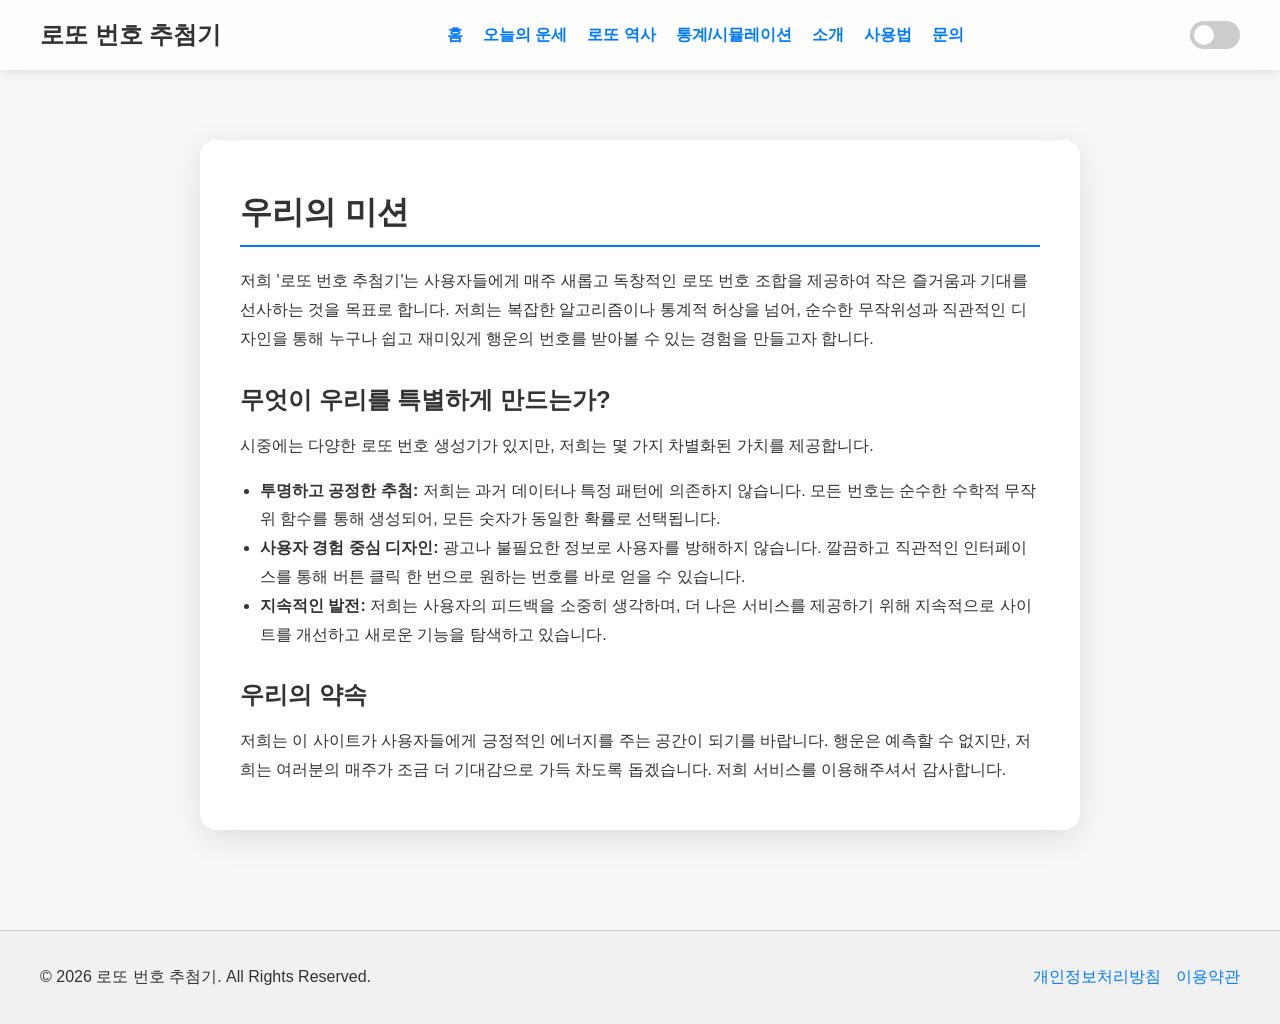
<file: about.html>
<!DOCTYPE html>
<html lang="ko">
<head>
    <meta charset="UTF-8">
    <meta name="viewport" content="width=device-width, initial-scale=1.0">
    <title>소개 - 로또 번호 추첨기</title>
    <link rel="stylesheet" href="style.css">
    <script async src="https://pagead2.googlesyndication.com/pagead/js/adsbygoogle.js?client=ca-pub-4386144437468156"
     crossorigin="anonymous"></script>
    <meta name="google-adsense-account" content="ca-pub-4386144437468156">
</head>
<body>
    <header>
        <div class="header-container">
            <a href="index.html" class="logo">로또 번호 추첨기</a>
            <nav>
                <ul>
                    <li><a href="index.html">홈</a></li>
                    <li><a href="fortune.html">오늘의 운세</a></li>
                    <li><a href="history.html">로또 역사</a></li>
                    <li><a href="stats.html">통계/시뮬레이션</a></li>
                    <li><a href="about.html">소개</a></li>
                    <li><a href="how-to-use.html">사용법</a></li>
                    <li><a href="contact.html">문의</a></li>
                </ul>
            </nav>
            <div class="theme-switch-wrapper">
                <label class="theme-switch" for="theme-toggle">
                    <input type="checkbox" id="theme-toggle" />
                    <span class="slider round"></span>
                </label>
            </div>
        </div>
    </header>

    <main>
        <div class="content-page">
            <h1>우리의 미션</h1>
            <p>저희 '로또 번호 추첨기'는 사용자들에게 매주 새롭고 독창적인 로또 번호 조합을 제공하여 작은 즐거움과 기대를 선사하는 것을 목표로 합니다. 저희는 복잡한 알고리즘이나 통계적 허상을 넘어, 순수한 무작위성과 직관적인 디자인을 통해 누구나 쉽고 재미있게 행운의 번호를 받아볼 수 있는 경험을 만들고자 합니다.</p>
            
            <h2>무엇이 우리를 특별하게 만드는가?</h2>
            <p>시중에는 다양한 로또 번호 생성기가 있지만, 저희는 몇 가지 차별화된 가치를 제공합니다.</p>
            <ul>
                <li><strong>투명하고 공정한 추첨:</strong> 저희는 과거 데이터나 특정 패턴에 의존하지 않습니다. 모든 번호는 순수한 수학적 무작위 함수를 통해 생성되어, 모든 숫자가 동일한 확률로 선택됩니다.</li>
                <li><strong>사용자 경험 중심 디자인:</strong> 광고나 불필요한 정보로 사용자를 방해하지 않습니다. 깔끔하고 직관적인 인터페이스를 통해 버튼 클릭 한 번으로 원하는 번호를 바로 얻을 수 있습니다.</li>
                <li><strong>지속적인 발전:</strong> 저희는 사용자의 피드백을 소중히 생각하며, 더 나은 서비스를 제공하기 위해 지속적으로 사이트를 개선하고 새로운 기능을 탐색하고 있습니다.</li>
            </ul>

            <h2>우리의 약속</h2>
            <p>저희는 이 사이트가 사용자들에게 긍정적인 에너지를 주는 공간이 되기를 바랍니다. 행운은 예측할 수 없지만, 저희는 여러분의 매주가 조금 더 기대감으로 가득 차도록 돕겠습니다. 저희 서비스를 이용해주셔서 감사합니다.</p>
        </div>
    </main>

    <footer>
        <div class="footer-container">
            <p>&copy; 2026 로또 번호 추첨기. All Rights Reserved.</p>
            <ul>
                <li><a href="privacy.html">개인정보처리방침</a></li>
                <li><a href="terms.html">이용약관</a></li>
            </ul>
        </div>
    </footer>

    <script src="main.js"></script>
</body>
</html>
</file>
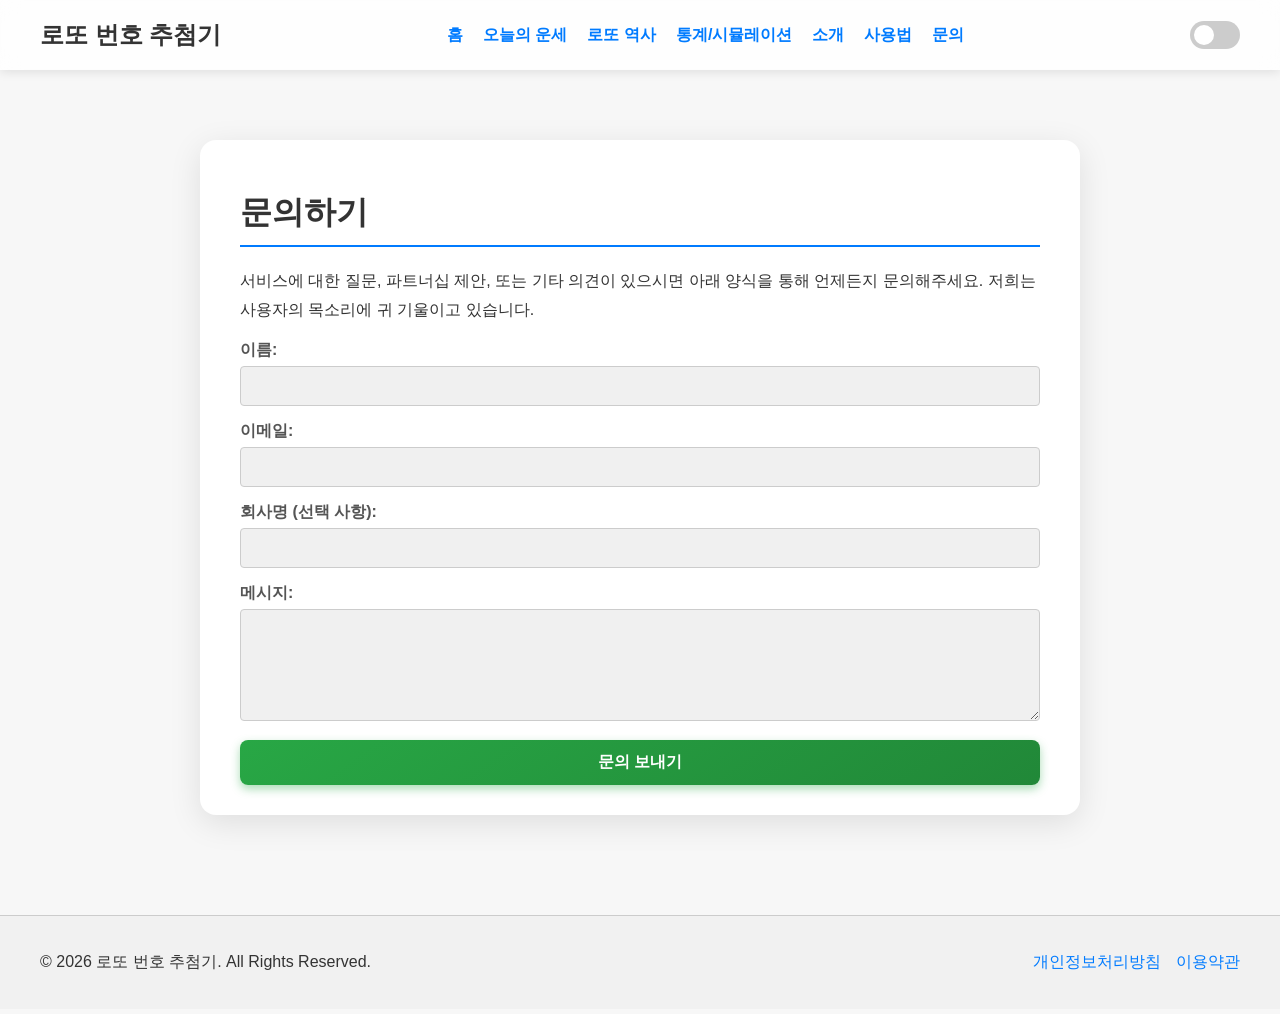
<file: contact.html>
<!DOCTYPE html>
<html lang="ko">
<head>
    <meta charset="UTF-8">
    <meta name="viewport" content="width=device-width, initial-scale=1.0">
    <title>문의 - 로또 번호 추첨기</title>
    <link rel="stylesheet" href="style.css">
    <script async src="https://pagead2.googlesyndication.com/pagead/js/adsbygoogle.js?client=ca-pub-4386144437468156"
     crossorigin="anonymous"></script>
    <meta name="google-adsense-account" content="ca-pub-4386144437468156">
</head>
<body>
    <header>
        <div class="header-container">
            <a href="index.html" class="logo">로또 번호 추첨기</a>
            <nav>
                <ul>
                    <li><a href="index.html">홈</a></li>
                    <li><a href="fortune.html">오늘의 운세</a></li>
                    <li><a href="history.html">로또 역사</a></li>
                    <li><a href="stats.html">통계/시뮬레이션</a></li>
                    <li><a href="about.html">소개</a></li>
                    <li><a href="how-to-use.html">사용법</a></li>
                    <li><a href="contact.html">문의</a></li>
                </ul>
            </nav>
            <div class="theme-switch-wrapper">
                <label class="theme-switch" for="theme-toggle">
                    <input type="checkbox" id="theme-toggle" />
                    <span class="slider round"></span>
                </label>
            </div>
        </div>
    </header>

    <main>
        <div class="content-page">
            <h1>문의하기</h1>
            <p>서비스에 대한 질문, 파트너십 제안, 또는 기타 의견이 있으시면 아래 양식을 통해 언제든지 문의해주세요. 저희는 사용자의 목소리에 귀 기울이고 있습니다.</p>

            <form action="https://formspree.io/f/xdalarqz" method="POST" class="contact-form">
                <div class="form-group">
                    <label for="name">이름:</label>
                    <input type="text" id="name" name="name" required>
                </div>
                <div class="form-group">
                    <label for="email">이메일:</label>
                    <input type="email" id="email" name="email" required>
                </div>
                <div class="form-group">
                    <label for="company">회사명 (선택 사항):</label>
                    <input type="text" id="company" name="company">
                </div>
                <div class="form-group">
                    <label for="message">메시지:</label>
                    <textarea id="message" name="message" rows="5" required></textarea>
                </div>
                <button type="submit" id="submit-form-btn">문의 보내기</button>
            </form>
        </div>
    </main>

    <footer>
        <div class="footer-container">
            <p>&copy; 2026 로또 번호 추첨기. All Rights Reserved.</p>
            <ul>
                <li><a href="privacy.html">개인정보처리방침</a></li>
                <li><a href="terms.html">이용약관</a></li>
            </ul>
        </div>
    </footer>

    <script src="main.js"></script>
</body>
</html>
</file>
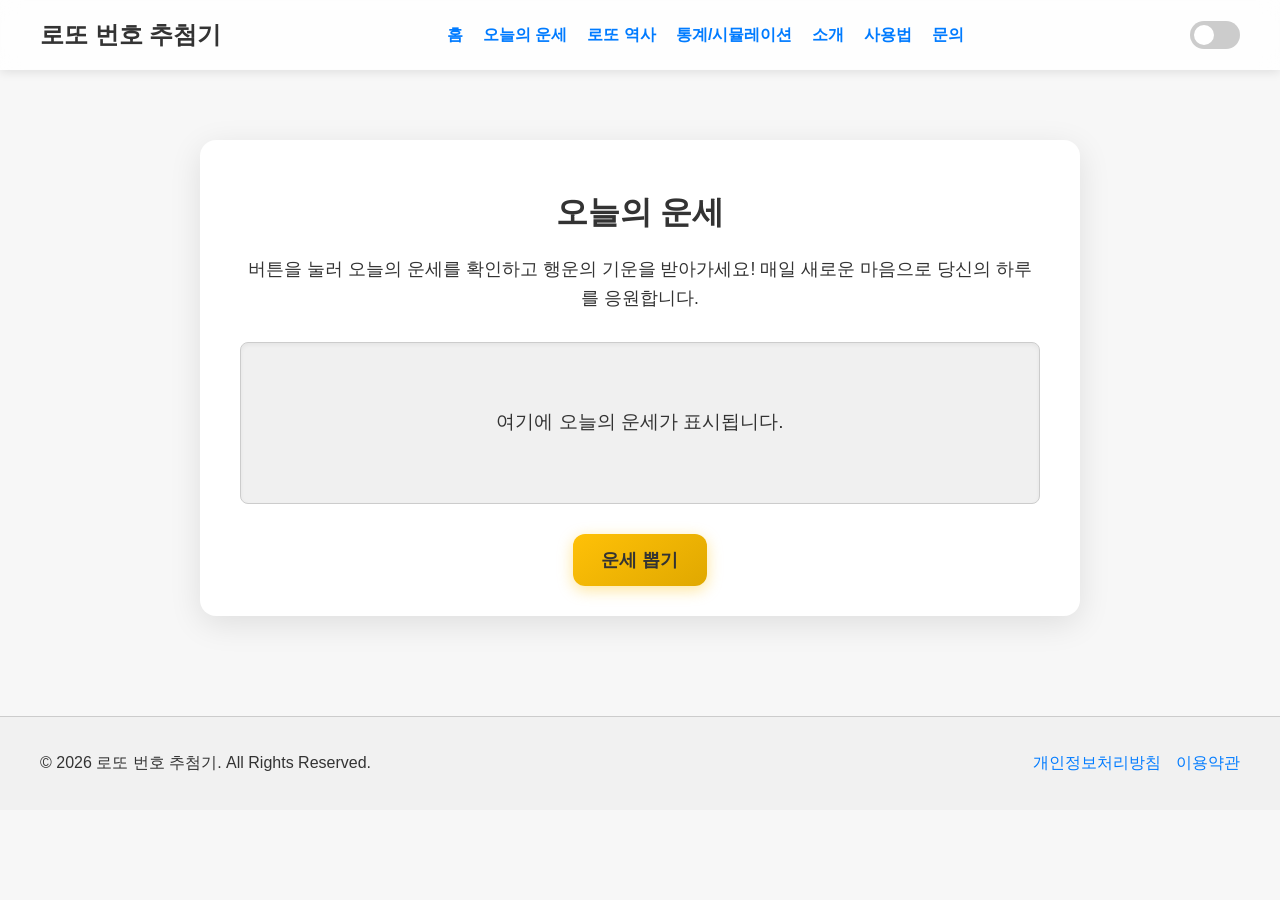
<file: fortune.html>
<!DOCTYPE html>
<html lang="ko">
<head>
    <meta charset="UTF-8">
    <meta name="viewport" content="width=device-width, initial-scale=1.0">
    <title>오늘의 운세 - 로또 번호 추첨기</title>
    <link rel="stylesheet" href="style.css">
    <script async src="https://pagead2.googlesyndication.com/pagead/js/adsbygoogle.js?client=ca-pub-4386144437468156"
     crossorigin="anonymous"></script>
    <meta name="google-adsense-account" content="ca-pub-4386144437468156">
</head>
<body>
    <header>
        <div class="header-container">
            <a href="index.html" class="logo">로또 번호 추첨기</a>
            <nav>
                <ul>
                    <li><a href="index.html">홈</a></li>
                    <li><a href="fortune.html">오늘의 운세</a></li>
                    <li><a href="history.html">로또 역사</a></li>
                    <li><a href="stats.html">통계/시뮬레이션</a></li>
                    <li><a href="about.html">소개</a></li>
                    <li><a href="how-to-use.html">사용법</a></li>
                    <li><a href="contact.html">문의</a></li>
                </ul>
            </nav>
            <div class="theme-switch-wrapper">
                <label class="theme-switch" for="theme-toggle">
                    <input type="checkbox" id="theme-toggle" />
                    <span class="slider round"></span>
                </label>
            </div>
        </div>
    </header>

    <main>
        <div class="container">
            <h1>오늘의 운세</h1>
            <p class="site-description">버튼을 눌러 오늘의 운세를 확인하고 행운의 기운을 받아가세요! 매일 새로운 마음으로 당신의 하루를 응원합니다.</p>
            <div class="fortune-card" id="fortune-card">
                <p id="fortune-text">여기에 오늘의 운세가 표시됩니다.</p>
            </div>
            <button id="fortune-btn">운세 뽑기</button>
        </div>
    </main>

    <footer>
        <div class="footer-container">
            <p>&copy; 2026 로또 번호 추첨기. All Rights Reserved.</p>
            <ul>
                <li><a href="privacy.html">개인정보처리방침</a></li>
                <li><a href="terms.html">이용약관</a></li>
            </ul>
        </div>
    </footer>

    <script src="main.js"></script>
</body>
</html>
</file>
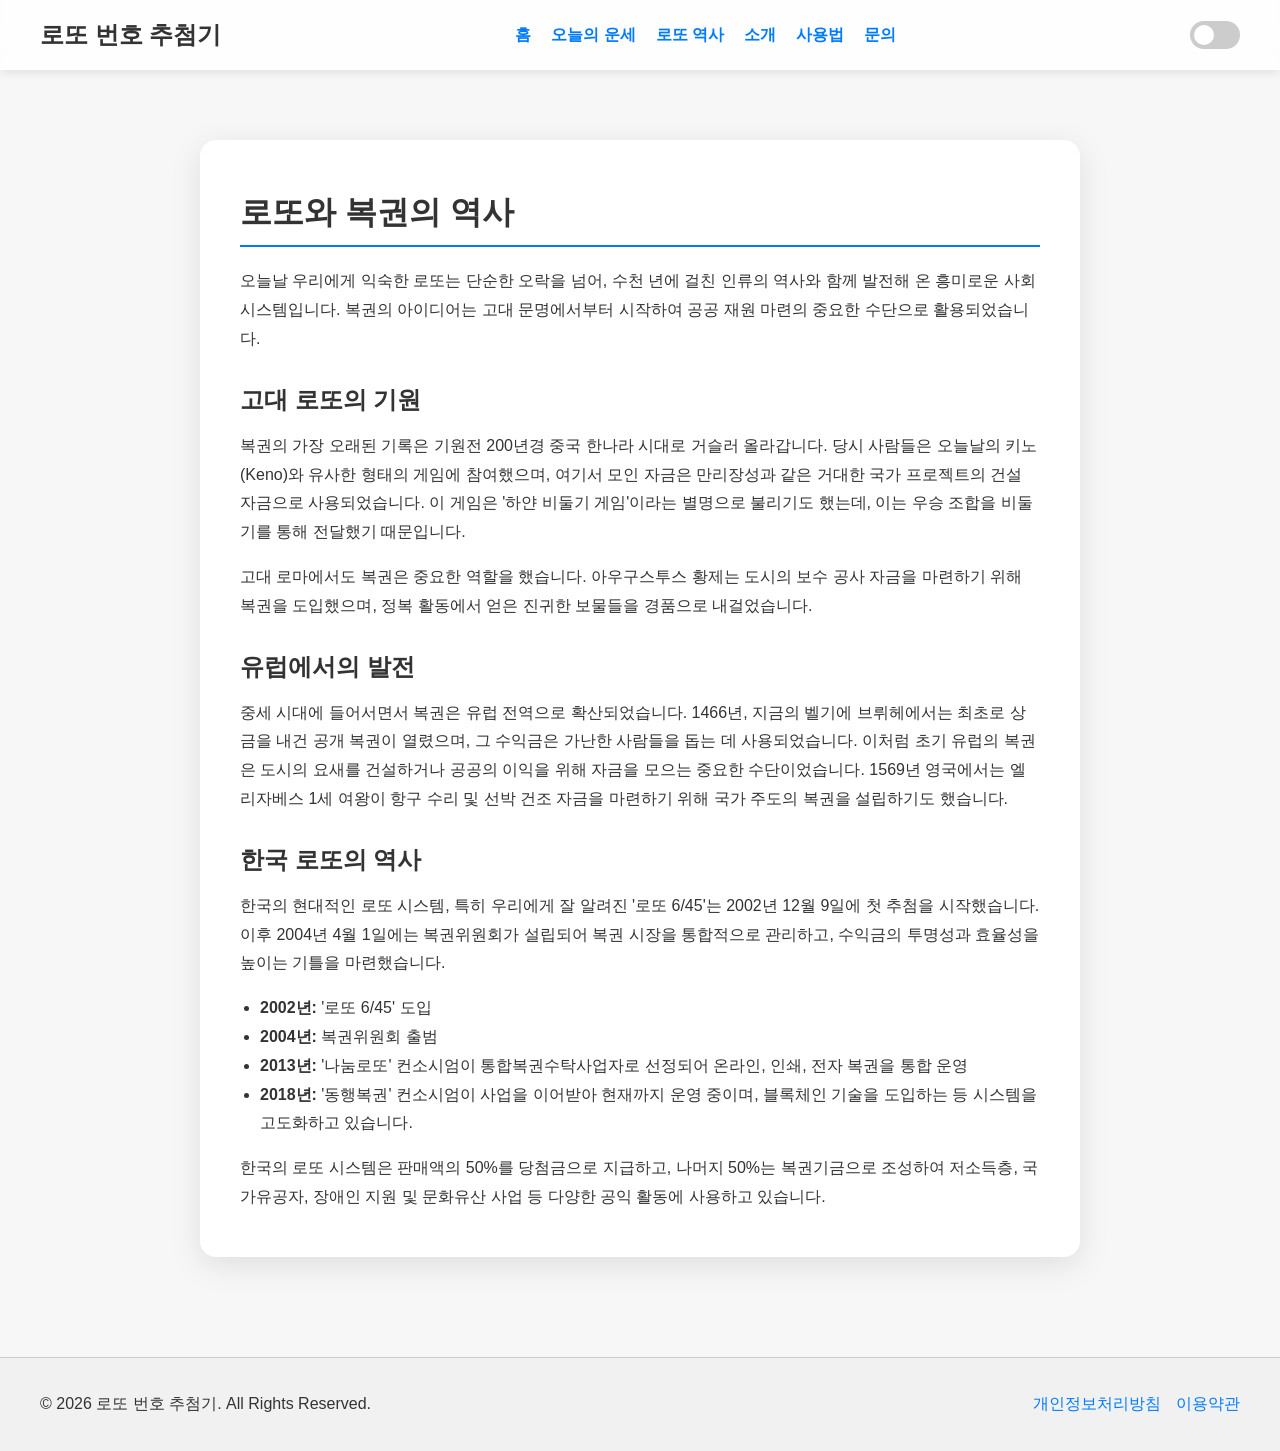
<file: history.html>
<!DOCTYPE html>
<html lang="ko">
<head>
    <meta charset="UTF-8">
    <meta name="viewport" content="width=device-width, initial-scale=1.0">
    <title>로또의 역사 - 로또 번호 추첨기</title>
    <link rel="stylesheet" href="style.css">
</head>
<body>
    <header>
        <div class="header-container">
            <a href="index.html" class="logo">로또 번호 추첨기</a>
            <nav>
                <ul>
                    <li><a href="index.html">홈</a></li>
                    <li><a href="fortune.html">오늘의 운세</a></li>
                    <li><a href="history.html">로또 역사</a></li>
                    <li><a href="about.html">소개</a></li>
                    <li><a href="how-to-use.html">사용법</a></li>
                    <li><a href="contact.html">문의</a></li>
                </ul>
            </nav>
            <div class="theme-switch-wrapper">
                <label class="theme-switch" for="theme-toggle">
                    <input type="checkbox" id="theme-toggle" />
                    <span class="slider round"></span>
                </label>
            </div>
        </div>
    </header>

    <main>
        <div class="content-page">
            <h1>로또와 복권의 역사</h1>
            <p>오늘날 우리에게 익숙한 로또는 단순한 오락을 넘어, 수천 년에 걸친 인류의 역사와 함께 발전해 온 흥미로운 사회 시스템입니다. 복권의 아이디어는 고대 문명에서부터 시작하여 공공 재원 마련의 중요한 수단으로 활용되었습니다.</p>
            
            <h2>고대 로또의 기원</h2>
            <p>복권의 가장 오래된 기록은 기원전 200년경 중국 한나라 시대로 거슬러 올라갑니다. 당시 사람들은 오늘날의 키노(Keno)와 유사한 형태의 게임에 참여했으며, 여기서 모인 자금은 만리장성과 같은 거대한 국가 프로젝트의 건설 자금으로 사용되었습니다. 이 게임은 '하얀 비둘기 게임'이라는 별명으로 불리기도 했는데, 이는 우승 조합을 비둘기를 통해 전달했기 때문입니다.</p>
            <p>고대 로마에서도 복권은 중요한 역할을 했습니다. 아우구스투스 황제는 도시의 보수 공사 자금을 마련하기 위해 복권을 도입했으며, 정복 활동에서 얻은 진귀한 보물들을 경품으로 내걸었습니다.</p>

            <h2>유럽에서의 발전</h2>
            <p>중세 시대에 들어서면서 복권은 유럽 전역으로 확산되었습니다. 1466년, 지금의 벨기에 브뤼헤에서는 최초로 상금을 내건 공개 복권이 열렸으며, 그 수익금은 가난한 사람들을 돕는 데 사용되었습니다. 이처럼 초기 유럽의 복권은 도시의 요새를 건설하거나 공공의 이익을 위해 자금을 모으는 중요한 수단이었습니다. 1569년 영국에서는 엘리자베스 1세 여왕이 항구 수리 및 선박 건조 자금을 마련하기 위해 국가 주도의 복권을 설립하기도 했습니다.</p>

            <h2>한국 로또의 역사</h2>
            <p>한국의 현대적인 로또 시스템, 특히 우리에게 잘 알려진 '로또 6/45'는 2002년 12월 9일에 첫 추첨을 시작했습니다. 이후 2004년 4월 1일에는 복권위원회가 설립되어 복권 시장을 통합적으로 관리하고, 수익금의 투명성과 효율성을 높이는 기틀을 마련했습니다.</p>
            <ul>
                <li><strong>2002년:</strong> '로또 6/45' 도입</li>
                <li><strong>2004년:</strong> 복권위원회 출범</li>
                <li><strong>2013년:</strong> '나눔로또' 컨소시엄이 통합복권수탁사업자로 선정되어 온라인, 인쇄, 전자 복권을 통합 운영</li>
                <li><strong>2018년:</strong> '동행복권' 컨소시엄이 사업을 이어받아 현재까지 운영 중이며, 블록체인 기술을 도입하는 등 시스템을 고도화하고 있습니다.</li>
            </ul>
            <p>한국의 로또 시스템은 판매액의 50%를 당첨금으로 지급하고, 나머지 50%는 복권기금으로 조성하여 저소득층, 국가유공자, 장애인 지원 및 문화유산 사업 등 다양한 공익 활동에 사용하고 있습니다.</p>
        </div>
    </main>

    <footer>
        <div class="footer-container">
            <p>&copy; 2026 로또 번호 추첨기. All Rights Reserved.</p>
            <ul>
                <li><a href="privacy.html">개인정보처리방침</a></li>
                <li><a href="terms.html">이용약관</a></li>
            </ul>
        </div>
    </footer>

    <script src="main.js"></script>
</body>
</html>
</file>
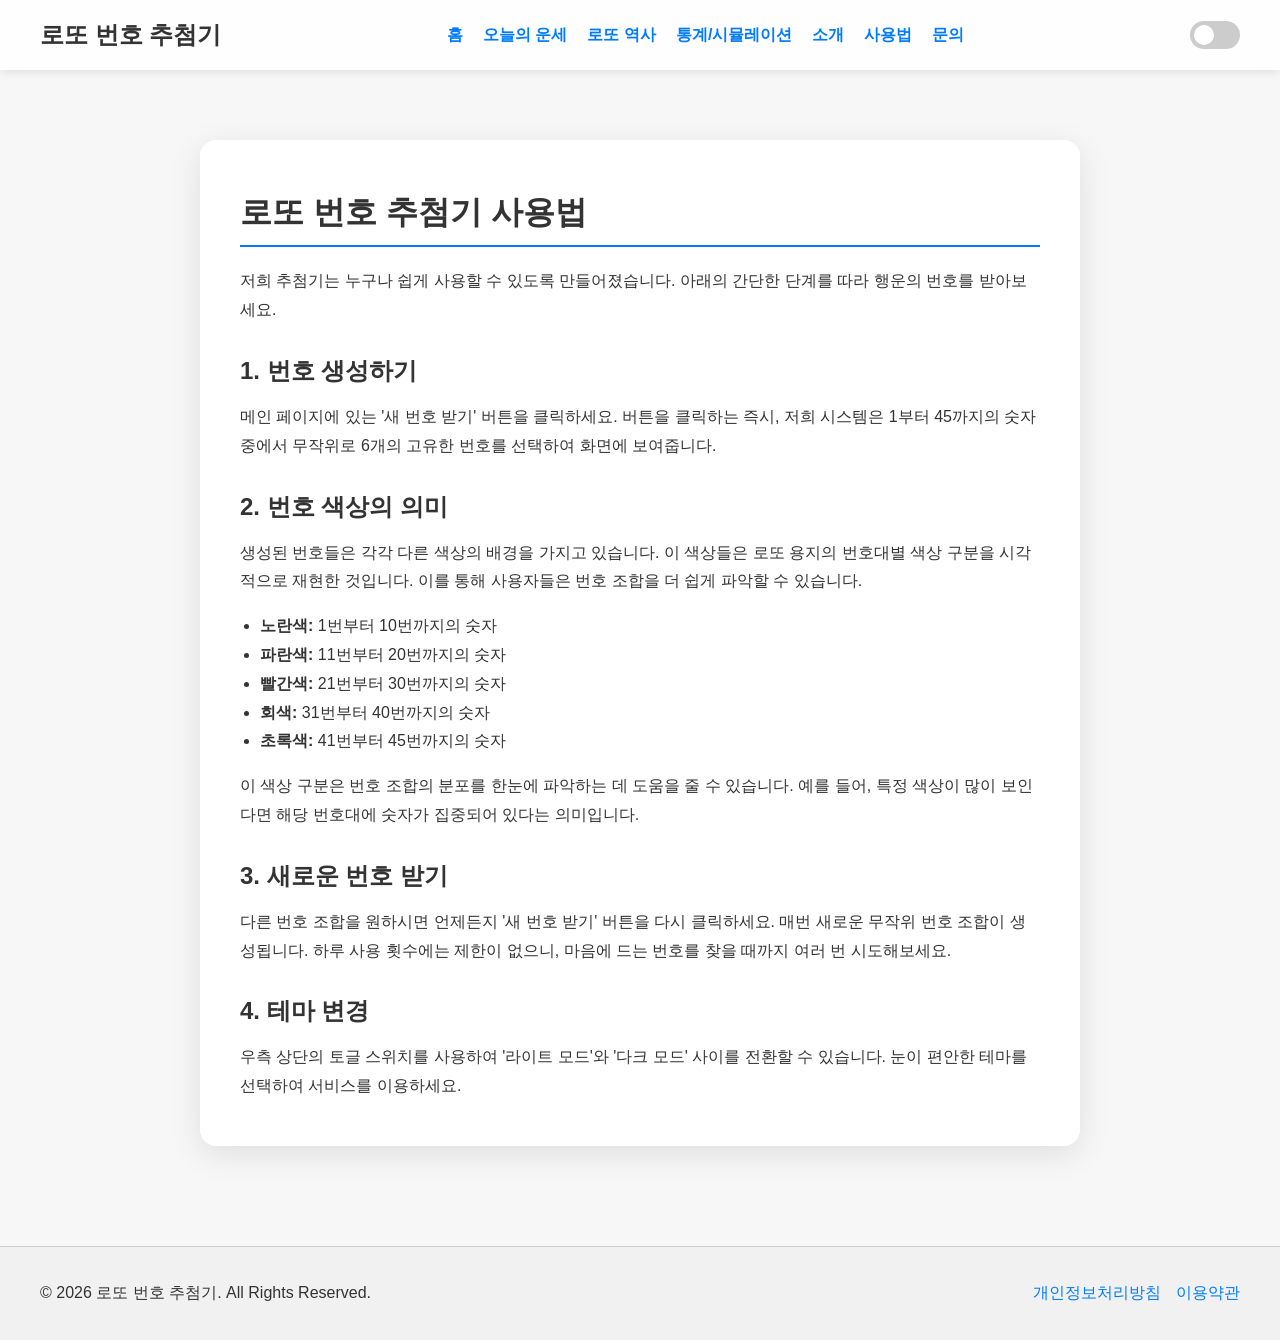
<file: how-to-use.html>
<!DOCTYPE html>
<html lang="ko">
<head>
    <meta charset="UTF-8">
    <meta name="viewport" content="width=device-width, initial-scale=1.0">
    <title>사용법 - 로또 번호 추첨기</title>
    <link rel="stylesheet" href="style.css">
    <script async src="https://pagead2.googlesyndication.com/pagead/js/adsbygoogle.js?client=ca-pub-4386144437468156"
     crossorigin="anonymous"></script>
    <meta name="google-adsense-account" content="ca-pub-4386144437468156">
</head>
<body>
    <header>
        <div class="header-container">
            <a href="index.html" class="logo">로또 번호 추첨기</a>
            <nav>
                <ul>
                    <li><a href="index.html">홈</a></li>
                    <li><a href="fortune.html">오늘의 운세</a></li>
                    <li><a href="history.html">로또 역사</a></li>
                    <li><a href="stats.html">통계/시뮬레이션</a></li>
                    <li><a href="about.html">소개</a></li>
                    <li><a href="how-to-use.html">사용법</a></li>
                    <li><a href="contact.html">문의</a></li>
                </ul>
            </nav>
            <div class="theme-switch-wrapper">
                <label class="theme-switch" for="theme-toggle">
                    <input type="checkbox" id="theme-toggle" />
                    <span class="slider round"></span>
                </label>
            </div>
        </div>
    </header>

    <main>
        <div class="content-page">
            <h1>로또 번호 추첨기 사용법</h1>
            <p>저희 추첨기는 누구나 쉽게 사용할 수 있도록 만들어졌습니다. 아래의 간단한 단계를 따라 행운의 번호를 받아보세요.</p>
            
            <h2>1. 번호 생성하기</h2>
            <p>메인 페이지에 있는 '새 번호 받기' 버튼을 클릭하세요. 버튼을 클릭하는 즉시, 저희 시스템은 1부터 45까지의 숫자 중에서 무작위로 6개의 고유한 번호를 선택하여 화면에 보여줍니다.</p>

            <h2>2. 번호 색상의 의미</h2>
            <p>생성된 번호들은 각각 다른 색상의 배경을 가지고 있습니다. 이 색상들은 로또 용지의 번호대별 색상 구분을 시각적으로 재현한 것입니다. 이를 통해 사용자들은 번호 조합을 더 쉽게 파악할 수 있습니다.</p>
            <ul>
                <li><strong>노란색:</strong> 1번부터 10번까지의 숫자</li>
                <li><strong>파란색:</strong> 11번부터 20번까지의 숫자</li>
                <li><strong>빨간색:</strong> 21번부터 30번까지의 숫자</li>
                <li><strong>회색:</strong> 31번부터 40번까지의 숫자</li>
                <li><strong>초록색:</strong> 41번부터 45번까지의 숫자</li>
            </ul>
            <p>이 색상 구분은 번호 조합의 분포를 한눈에 파악하는 데 도움을 줄 수 있습니다. 예를 들어, 특정 색상이 많이 보인다면 해당 번호대에 숫자가 집중되어 있다는 의미입니다.</p>

            <h2>3. 새로운 번호 받기</h2>
            <p>다른 번호 조합을 원하시면 언제든지 '새 번호 받기' 버튼을 다시 클릭하세요. 매번 새로운 무작위 번호 조합이 생성됩니다. 하루 사용 횟수에는 제한이 없으니, 마음에 드는 번호를 찾을 때까지 여러 번 시도해보세요.</p>

            <h2>4. 테마 변경</h2>
            <p>우측 상단의 토글 스위치를 사용하여 '라이트 모드'와 '다크 모드' 사이를 전환할 수 있습니다. 눈이 편안한 테마를 선택하여 서비스를 이용하세요.</p>
        </div>
    </main>

    <footer>
        <div class="footer-container">
            <p>&copy; 2026 로또 번호 추첨기. All Rights Reserved.</p>
            <ul>
                <li><a href="privacy.html">개인정보처리방침</a></li>
                <li><a href="terms.html">이용약관</a></li>
            </ul>
        </div>
    </footer>

    <script src="main.js"></script>
</body>
</html>
</file>
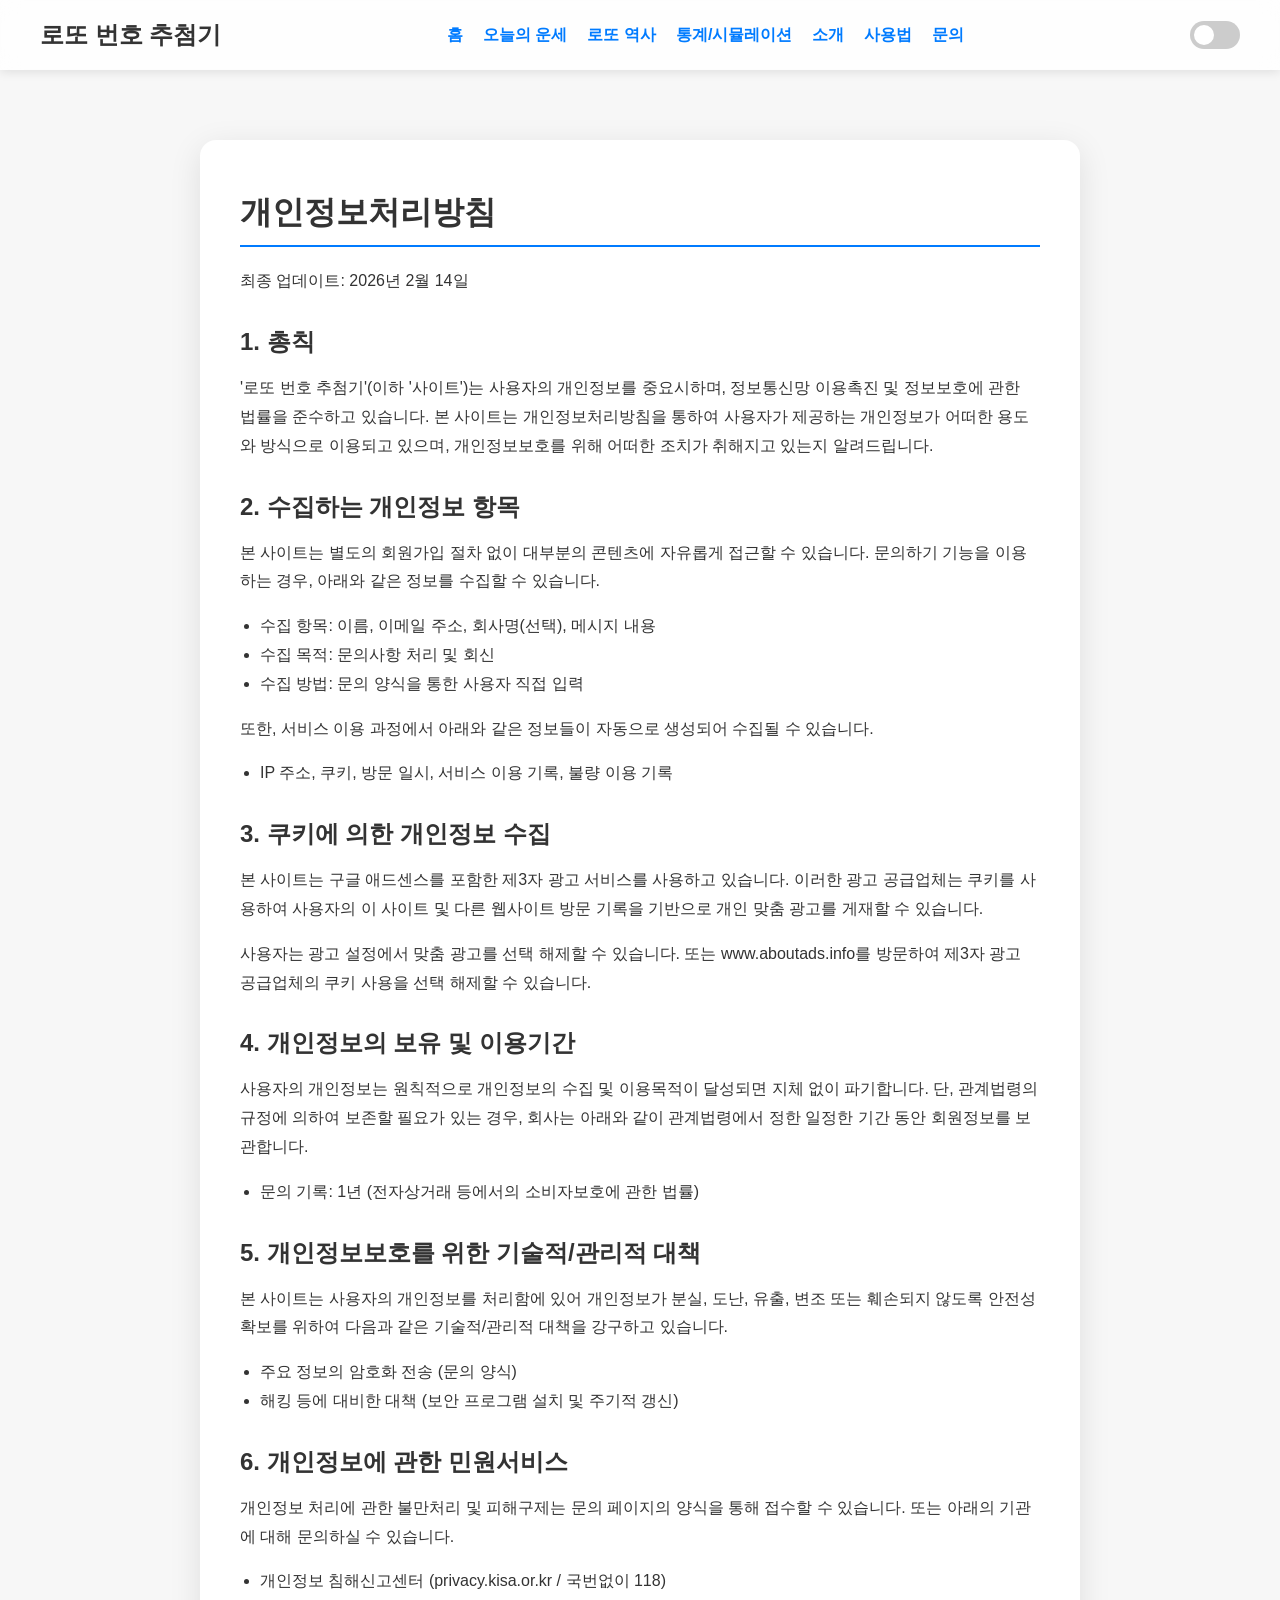
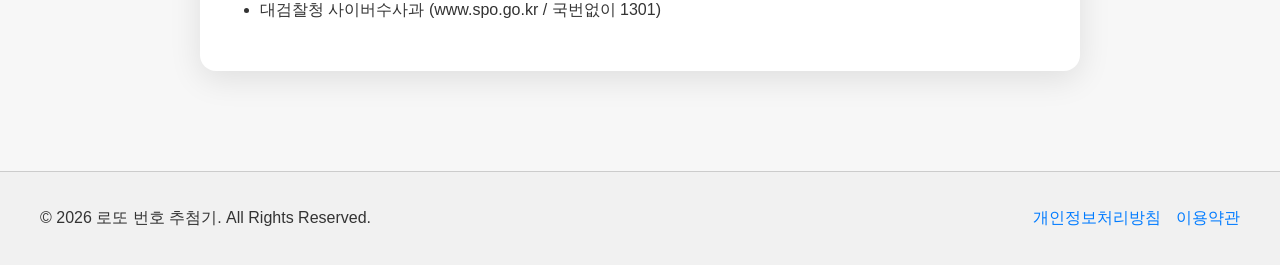
<file: privacy.html>
<!DOCTYPE html>
<html lang="ko">
<head>
    <meta charset="UTF-8">
    <meta name="viewport" content="width=device-width, initial-scale=1.0">
    <title>개인정보처리방침 - 로또 번호 추첨기</title>
    <link rel="stylesheet" href="style.css">
    <meta name="robots" content="noindex, nofollow"> <!-- Prevent search engines from indexing this page -->
</head>
<body>
    <header>
        <div class="header-container">
            <a href="index.html" class="logo">로또 번호 추첨기</a>
            <nav>
                <ul>
                    <li><a href="index.html">홈</a></li>
                    <li><a href="fortune.html">오늘의 운세</a></li>
                    <li><a href="history.html">로또 역사</a></li>
                    <li><a href="stats.html">통계/시뮬레이션</a></li>
                    <li><a href="about.html">소개</a></li>
                    <li><a href="how-to-use.html">사용법</a></li>
                    <li><a href="contact.html">문의</a></li>
                </ul>
            </nav>
            <div class="theme-switch-wrapper">
                <label class="theme-switch" for="theme-toggle">
                    <input type="checkbox" id="theme-toggle" />
                    <span class="slider round"></span>
                </label>
            </div>
        </div>
    </header>

    <main>
        <div class="content-page">
            <h1>개인정보처리방침</h1>
            <p>최종 업데이트: 2026년 2월 14일</p>

            <h2>1. 총칙</h2>
            <p>'로또 번호 추첨기'(이하 '사이트')는 사용자의 개인정보를 중요시하며, 정보통신망 이용촉진 및 정보보호에 관한 법률을 준수하고 있습니다. 본 사이트는 개인정보처리방침을 통하여 사용자가 제공하는 개인정보가 어떠한 용도와 방식으로 이용되고 있으며, 개인정보보호를 위해 어떠한 조치가 취해지고 있는지 알려드립니다.</p>

            <h2>2. 수집하는 개인정보 항목</h2>
            <p>본 사이트는 별도의 회원가입 절차 없이 대부분의 콘텐츠에 자유롭게 접근할 수 있습니다. 문의하기 기능을 이용하는 경우, 아래와 같은 정보를 수집할 수 있습니다.</p>
            <ul>
                <li>수집 항목: 이름, 이메일 주소, 회사명(선택), 메시지 내용</li>
                <li>수집 목적: 문의사항 처리 및 회신</li>
                <li>수집 방법: 문의 양식을 통한 사용자 직접 입력</li>
            </ul>
            <p>또한, 서비스 이용 과정에서 아래와 같은 정보들이 자동으로 생성되어 수집될 수 있습니다.</p>
            <ul>
                <li>IP 주소, 쿠키, 방문 일시, 서비스 이용 기록, 불량 이용 기록</li>
            </ul>
             
            <h2>3. 쿠키에 의한 개인정보 수집</h2>
            <p>본 사이트는 구글 애드센스를 포함한 제3자 광고 서비스를 사용하고 있습니다. 이러한 광고 공급업체는 쿠키를 사용하여 사용자의 이 사이트 및 다른 웹사이트 방문 기록을 기반으로 개인 맞춤 광고를 게재할 수 있습니다.</p>
            <p>사용자는 광고 설정에서 맞춤 광고를 선택 해제할 수 있습니다. 또는 www.aboutads.info를 방문하여 제3자 광고 공급업체의 쿠키 사용을 선택 해제할 수 있습니다.</p>

            <h2>4. 개인정보의 보유 및 이용기간</h2>
            <p>사용자의 개인정보는 원칙적으로 개인정보의 수집 및 이용목적이 달성되면 지체 없이 파기합니다. 단, 관계법령의 규정에 의하여 보존할 필요가 있는 경우, 회사는 아래와 같이 관계법령에서 정한 일정한 기간 동안 회원정보를 보관합니다.</p>
            <ul>
                <li>문의 기록: 1년 (전자상거래 등에서의 소비자보호에 관한 법률)</li>
            </ul>

            <h2>5. 개인정보보호를 위한 기술적/관리적 대책</h2>
            <p>본 사이트는 사용자의 개인정보를 처리함에 있어 개인정보가 분실, 도난, 유출, 변조 또는 훼손되지 않도록 안전성 확보를 위하여 다음과 같은 기술적/관리적 대책을 강구하고 있습니다.</p>
            <ul>
                <li>주요 정보의 암호화 전송 (문의 양식)</li>
                <li>해킹 등에 대비한 대책 (보안 프로그램 설치 및 주기적 갱신)</li>
            </ul>

            <h2>6. 개인정보에 관한 민원서비스</h2>
            <p>개인정보 처리에 관한 불만처리 및 피해구제는 문의 페이지의 양식을 통해 접수할 수 있습니다. 또는 아래의 기관에 대해 문의하실 수 있습니다.</p>
            <ul>
                <li>개인정보 침해신고센터 (privacy.kisa.or.kr / 국번없이 118)</li>
                <li>대검찰청 사이버수사과 (www.spo.go.kr / 국번없이 1301)</li>
            </ul>
        </div>
    </main>

    <footer>
        <div class="footer-container">
            <p>&copy; 2026 로또 번호 추첨기. All Rights Reserved.</p>
            <ul>
                <li><a href="privacy.html">개인정보처리방침</a></li>
                <li><a href="terms.html">이용약관</a></li>
            </ul>
        </div>
    </footer>

    <script src="main.js"></script>
</body>
</html>
</file>
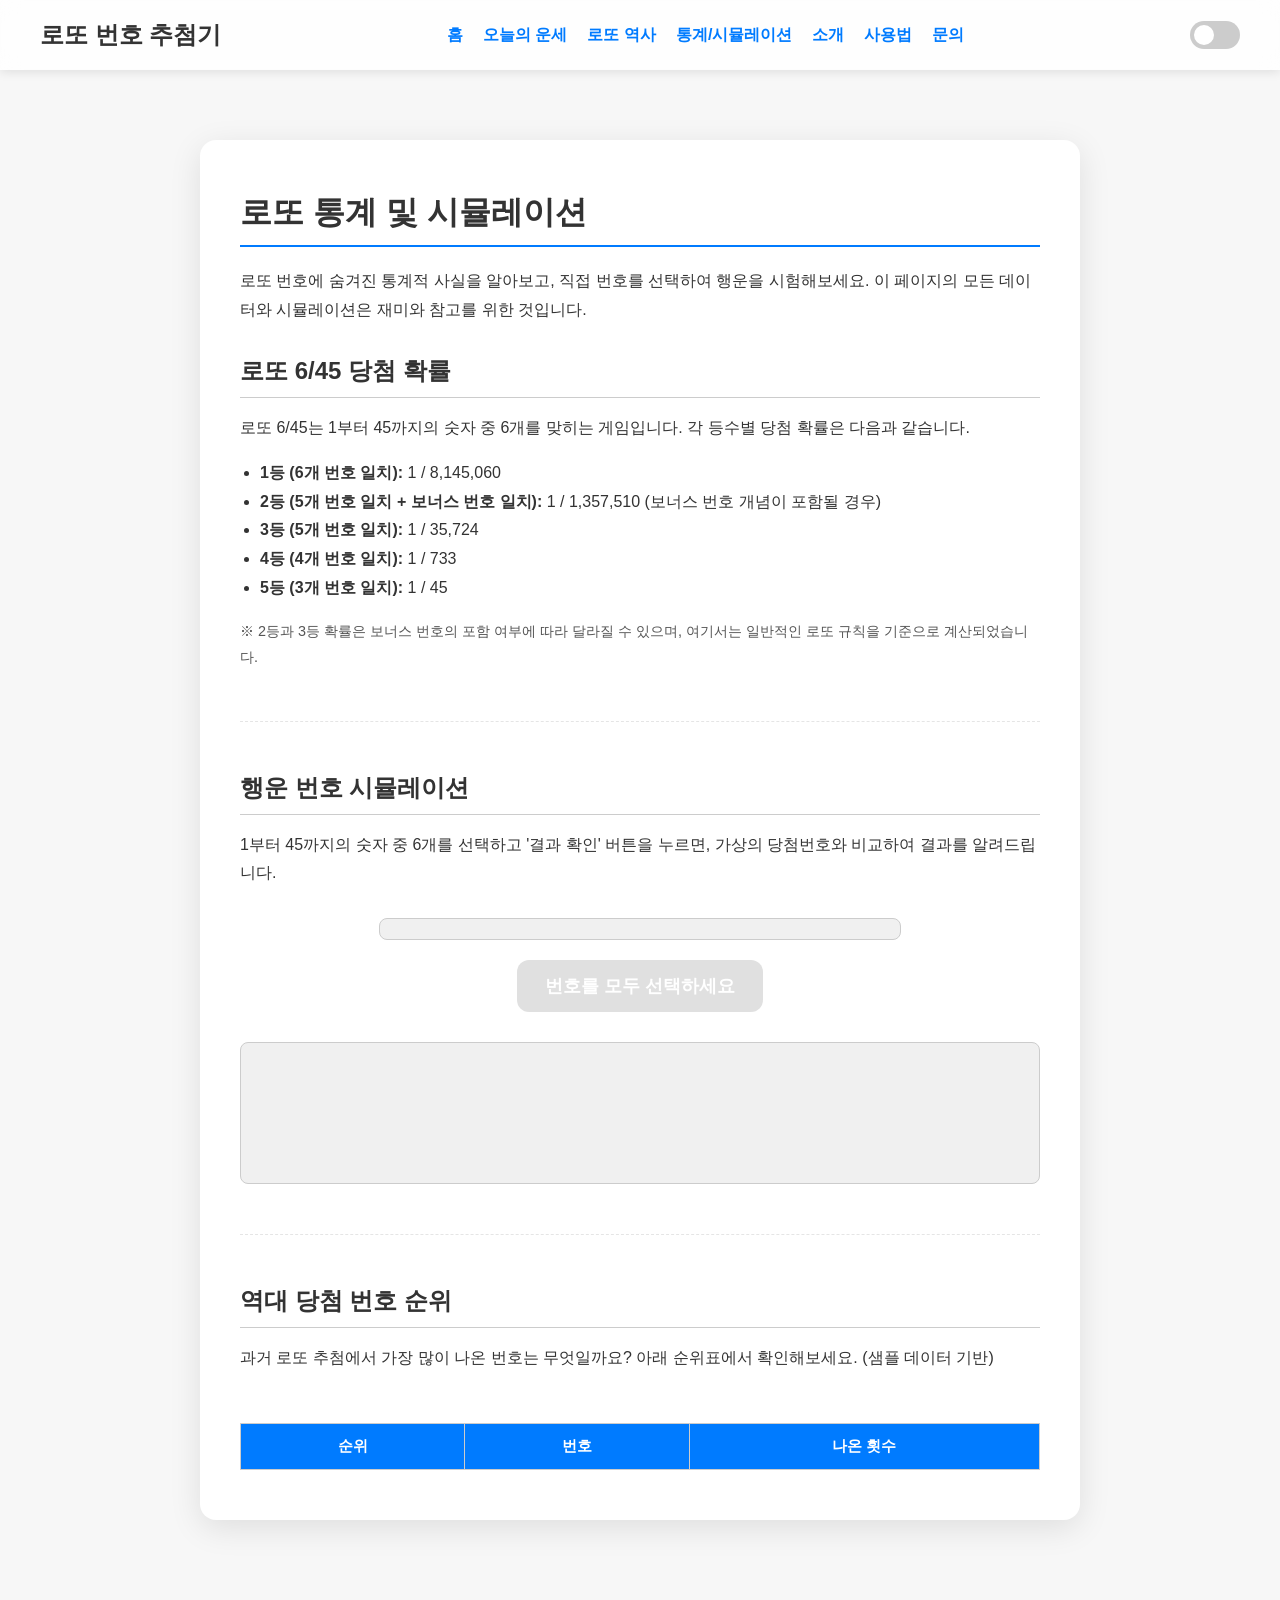
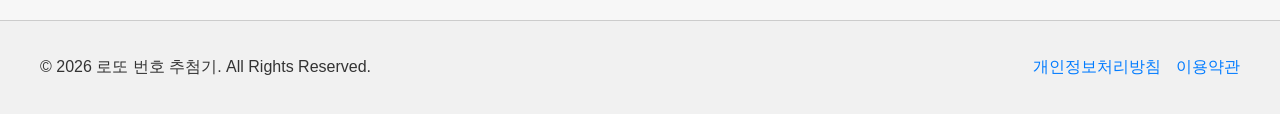
<file: stats.html>
<!DOCTYPE html>
<html lang="ko">
<head>
    <meta charset="UTF-8">
    <meta name="viewport" content="width=device-width, initial-scale=1.0">
    <title>로또 통계 및 시뮬레이션 - 로또 번호 추첨기</title>
    <link rel="stylesheet" href="style.css">
</head>
<body>
    <header>
        <div class="header-container">
            <a href="index.html" class="logo">로또 번호 추첨기</a>
            <nav>
                <ul>
                    <li><a href="index.html">홈</a></li>
                    <li><a href="fortune.html">오늘의 운세</a></li>
                    <li><a href="history.html">로또 역사</a></li>
                    <li><a href="stats.html">통계/시뮬레이션</a></li>
                    <li><a href="about.html">소개</a></li>
                    <li><a href="how-to-use.html">사용법</a></li>
                    <li><a href="contact.html">문의</a></li>
                </ul>
            </nav>
            <div class="theme-switch-wrapper">
                <label class="theme-switch" for="theme-toggle">
                    <input type="checkbox" id="theme-toggle" />
                    <span class="slider round"></span>
                </label>
            </div>
        </div>
    </header>

    <main>
        <div class="content-page">
            <h1>로또 통계 및 시뮬레이션</h1>
            <p>로또 번호에 숨겨진 통계적 사실을 알아보고, 직접 번호를 선택하여 행운을 시험해보세요. 이 페이지의 모든 데이터와 시뮬레이션은 재미와 참고를 위한 것입니다.</p>

            <h2 class="stats-header">로또 6/45 당첨 확률</h2>
            <div id="probability-info">
                <p>로또 6/45는 1부터 45까지의 숫자 중 6개를 맞히는 게임입니다. 각 등수별 당첨 확률은 다음과 같습니다.</p>
                <ul>
                    <li><strong>1등 (6개 번호 일치):</strong> 1 / 8,145,060</li>
                    <li><strong>2등 (5개 번호 일치 + 보너스 번호 일치):</strong> 1 / 1,357,510 (보너스 번호 개념이 포함될 경우)</li>
                    <li><strong>3등 (5개 번호 일치):</strong> 1 / 35,724</li>
                    <li><strong>4등 (4개 번호 일치):</strong> 1 / 733</li>
                    <li><strong>5등 (3개 번호 일치):</strong> 1 / 45</li>
                </ul>
                <p class="small-text">※ 2등과 3등 확률은 보너스 번호의 포함 여부에 따라 달라질 수 있으며, 여기서는 일반적인 로또 규칙을 기준으로 계산되었습니다.</p>
            </div>

            <hr class="section-divider">

            <h2 class="stats-header">행운 번호 시뮬레이션</h2>
            <p>1부터 45까지의 숫자 중 6개를 선택하고 '결과 확인' 버튼을 누르면, 가상의 당첨번호와 비교하여 결과를 알려드립니다.</p>
            <div class="simulation-container">
                <div class="number-selector" id="number-selector">
                    <!-- Number inputs will be generated here by JS -->
                </div>
                <button id="run-simulation-btn" class="action-btn" disabled>번호를 모두 선택하세요</button>
                <div id="simulation-result" class="simulation-result">
                    <!-- Simulation result will be displayed here -->
                </div>
            </div>

            <hr class="section-divider">

            <h2 class="stats-header">역대 당첨 번호 순위</h2>
            <p>과거 로또 추첨에서 가장 많이 나온 번호는 무엇일까요? 아래 순위표에서 확인해보세요. (샘플 데이터 기반)</p>
            <div class="leaderboard-container">
                <table id="leaderboard-table">
                    <thead>
                        <tr>
                            <th>순위</th>
                            <th>번호</th>
                            <th>나온 횟수</th>
                        </tr>
                    </thead>
                    <tbody id="leaderboard-body">
                        <!-- Leaderboard data will be loaded here -->
                    </tbody>
                </table>
            </div>
        </div>
    </main>

    <footer>
        <div class="footer-container">
            <p>&copy; 2026 로또 번호 추첨기. All Rights Reserved.</p>
            <ul>
                <li><a href="privacy.html">개인정보처리방침</a></li>
                <li><a href="terms.html">이용약관</a></li>
            </ul>
        </div>
    </footer>

    <script src="main.js"></script>
</body>
</html>
</file>
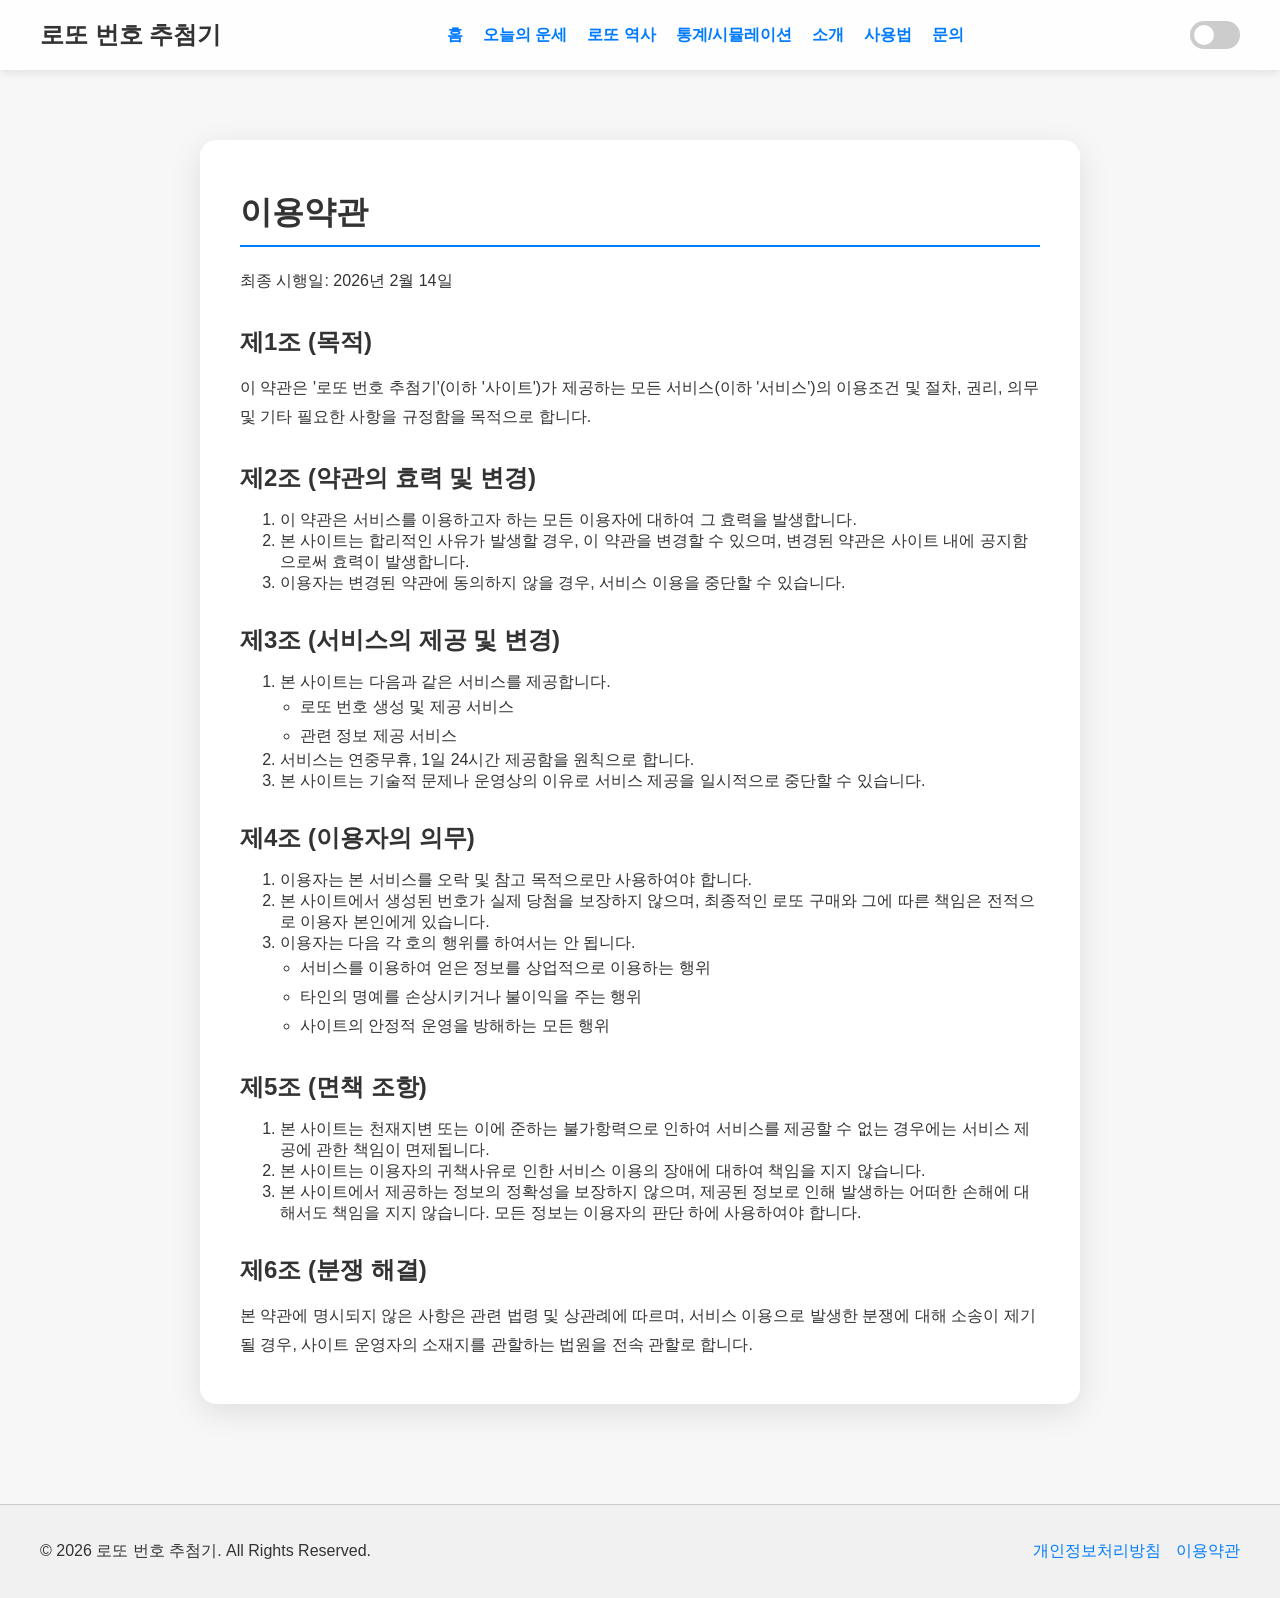
<file: terms.html>
<!DOCTYPE html>
<html lang="ko">
<head>
    <meta charset="UTF-8">
    <meta name="viewport" content="width=device-width, initial-scale=1.0">
    <title>이용약관 - 로또 번호 추첨기</title>
    <link rel="stylesheet" href="style.css">
    <meta name="robots" content="noindex, nofollow"> <!-- Prevent search engines from indexing this page -->
</head>
<body>
    <header>
        <div class="header-container">
            <a href="index.html" class="logo">로또 번호 추첨기</a>
            <nav>
                <ul>
                    <li><a href="index.html">홈</a></li>
                    <li><a href="fortune.html">오늘의 운세</a></li>
                    <li><a href="history.html">로또 역사</a></li>
                    <li><a href="stats.html">통계/시뮬레이션</a></li>
                    <li><a href="about.html">소개</a></li>
                    <li><a href="how-to-use.html">사용법</a></li>
                    <li><a href="contact.html">문의</a></li>
                </ul>
            </nav>
            <div class="theme-switch-wrapper">
                <label class="theme-switch" for="theme-toggle">
                    <input type="checkbox" id="theme-toggle" />
                    <span class="slider round"></span>
                </label>
            </div>
        </div>
    </header>

    <main>
        <div class="content-page">
            <h1>이용약관</h1>
            <p>최종 시행일: 2026년 2월 14일</p>

            <h2>제1조 (목적)</h2>
            <p>이 약관은 '로또 번호 추첨기'(이하 '사이트')가 제공하는 모든 서비스(이하 '서비스')의 이용조건 및 절차, 권리, 의무 및 기타 필요한 사항을 규정함을 목적으로 합니다.</p>

            <h2>제2조 (약관의 효력 및 변경)</h2>
            <ol>
                <li>이 약관은 서비스를 이용하고자 하는 모든 이용자에 대하여 그 효력을 발생합니다.</li>
                <li>본 사이트는 합리적인 사유가 발생할 경우, 이 약관을 변경할 수 있으며, 변경된 약관은 사이트 내에 공지함으로써 효력이 발생합니다.</li>
                <li>이용자는 변경된 약관에 동의하지 않을 경우, 서비스 이용을 중단할 수 있습니다.</li>
            </ol>

            <h2>제3조 (서비스의 제공 및 변경)</h2>
            <ol>
                <li>본 사이트는 다음과 같은 서비스를 제공합니다.
                    <ul>
                        <li>로또 번호 생성 및 제공 서비스</li>
                        <li>관련 정보 제공 서비스</li>
                    </ul>
                </li>
                <li>서비스는 연중무휴, 1일 24시간 제공함을 원칙으로 합니다.</li>
                <li>본 사이트는 기술적 문제나 운영상의 이유로 서비스 제공을 일시적으로 중단할 수 있습니다.</li>
            </ol>
            
            <h2>제4조 (이용자의 의무)</h2>
            <ol>
                <li>이용자는 본 서비스를 오락 및 참고 목적으로만 사용하여야 합니다.</li>
                <li>본 사이트에서 생성된 번호가 실제 당첨을 보장하지 않으며, 최종적인 로또 구매와 그에 따른 책임은 전적으로 이용자 본인에게 있습니다.</li>
                <li>이용자는 다음 각 호의 행위를 하여서는 안 됩니다.
                    <ul>
                        <li>서비스를 이용하여 얻은 정보를 상업적으로 이용하는 행위</li>
                        <li>타인의 명예를 손상시키거나 불이익을 주는 행위</li>
                        <li>사이트의 안정적 운영을 방해하는 모든 행위</li>
                    </ul>
                </li>
            </ol>

            <h2>제5조 (면책 조항)</h2>
            <ol>
                <li>본 사이트는 천재지변 또는 이에 준하는 불가항력으로 인하여 서비스를 제공할 수 없는 경우에는 서비스 제공에 관한 책임이 면제됩니다.</li>
                <li>본 사이트는 이용자의 귀책사유로 인한 서비스 이용의 장애에 대하여 책임을 지지 않습니다.</li>
                <li>본 사이트에서 제공하는 정보의 정확성을 보장하지 않으며, 제공된 정보로 인해 발생하는 어떠한 손해에 대해서도 책임을 지지 않습니다. 모든 정보는 이용자의 판단 하에 사용하여야 합니다.</li>
            </ol>

            <h2>제6조 (분쟁 해결)</h2>
            <p>본 약관에 명시되지 않은 사항은 관련 법령 및 상관례에 따르며, 서비스 이용으로 발생한 분쟁에 대해 소송이 제기될 경우, 사이트 운영자의 소재지를 관할하는 법원을 전속 관할로 합니다.</p>
        </div>
    </main>

    <footer>
        <div class="footer-container">
            <p>&copy; 2026 로또 번호 추첨기. All Rights Reserved.</p>
            <ul>
                <li><a href="privacy.html">개인정보처리방침</a></li>
                <li><a href="terms.html">이용약관</a></li>
            </ul>
        </div>
    </footer>

    <script src="main.js"></script>
</body>
</html>
</file>
<file: style.css>
:root {
    --bg-color: #f7f7f7;
    --container-bg: white;
    --text-color: #333;
    --h1-color: #333;
    --btn-grad-1: #007BFF;
    --btn-grad-2: #0056b3;
    --btn-shadow: rgba(0, 123, 255, 0.4);
    --container-shadow: rgba(0, 0, 0, 0.1);
    --number-text-color: white;
    --form-label-color: #555;
    --form-input-bg: #f0f0f0;
    --form-input-border: #ccc;
    --form-input-focus-border: #007BFF;
    --header-bg: rgba(255, 255, 255, 0.8);
    --footer-bg: #f1f1f1;
    --link-color: #007BFF;
    --link-hover-color: #0056b3;
}

html[data-theme='dark'] {
    --bg-color: #1a1a1a;
    --container-bg: #2a2a2a;
    --text-color: #f0f0f0;
    --h1-color: #f0f0f0;
    --btn-grad-1: #0089ff;
    --btn-grad-2: #0061c2;
    --btn-shadow: rgba(0, 137, 255, 0.4);
    --container-shadow: rgba(0, 0, 0, 0.4);
    --number-text-color: white;
    --form-label-color: #bbb;
    --form-input-bg: #3a3a3a;
    --form-input-border: #555;
    --form-input-focus-border: #0089ff;
    --header-bg: rgba(42, 42, 42, 0.8);
    --footer-bg: #2a2a2a;
    --link-color: #0089ff;
    --link-hover-color: #0061c2;
}

body {
    font-family: 'Arial', sans-serif;
    background-color: var(--bg-color);
    color: var(--text-color);
    margin: 0;
    padding-top: 80px; /* Space for fixed header */
    transition: background-color 0.3s, color 0.3s;
}

/* Header & Navigation */
header {
    position: fixed;
    top: 0;
    left: 0;
    width: 100%;
    background-color: var(--header-bg);
    backdrop-filter: blur(10px);
    box-shadow: 0 2px 10px var(--container-shadow);
    z-index: 1000;
    transition: background-color 0.3s;
}

.header-container {
    display: flex;
    justify-content: space-between;
    align-items: center;
    max-width: 1200px;
    margin: 0 auto;
    padding: 0 20px;
    height: 70px;
}

.logo {
    font-size: 24px;
    font-weight: bold;
    color: var(--h1-color);
    text-decoration: none;
}

nav ul {
    list-style: none;
    margin: 0;
    padding: 0;
    display: flex;
    gap: 20px;
}

nav a {
    text-decoration: none;
    color: var(--link-color);
    font-weight: bold;
    font-size: 16px;
    transition: color 0.3s;
}

nav a:hover {
    color: var(--link-hover-color);
}

main {
    padding: 20px;
}

.container {
    text-align: center;
    background-color: var(--container-bg);
    padding: 30px 40px;
    border-radius: 16px;
    box-shadow: 0 8px 32px var(--container-shadow);
    transition: background-color 0.3s;
    max-width: 800px;
    margin: 40px auto;
}

.site-description {
    font-size: 1.1em;
    line-height: 1.6;
    color: var(--text-color);
    margin: 20px 0 30px;
}

h1 {
    color: var(--h1-color);
    margin-bottom: 20px;
}

.lotto-numbers {
    display: flex;
    justify-content: center;
    gap: 10px;
    margin-bottom: 30px;
    min-height: 60px;
}

.number {
    width: 50px;
    height: 50px;
    border-radius: 50%;
    display: flex;
    justify-content: center;
    align-items: center;
    color: var(--number-text-color);
    font-size: 24px;
    font-weight: bold;
    box-shadow: 0 4px 8px rgba(0, 0, 0, 0.2);
    transition: transform 0.2s ease-in-out, background-color 0.3s;
}

#generate-btn {
    background: linear-gradient(145deg, var(--btn-grad-1), var(--btn-grad-2));
    color: white;
    padding: 14px 28px;
    text-align: center;
    text-decoration: none;
    display: inline-block;
    font-size: 18px;
    font-weight: bold;
    cursor: pointer;
    border: none;
    border-radius: 12px;
    transition: all 0.3s;
    box-shadow: 0 4px 15px var(--btn-shadow);
}

#generate-btn:hover {
    box-shadow: 0 6px 20px var(--btn-shadow);
    transform: translateY(-2px);
}

#generate-btn:active {
    transform: translateY(1px);
    box-shadow: 0 2px 10px var(--btn-shadow);
}

.action-buttons {
    display: flex;
    justify-content: center;
    align-items: center;
    gap: 15px;
    margin-top: 20px;
}

#purchase-btn {
    background: linear-gradient(145deg, #28a745, #218838);
    color: white;
    padding: 14px 28px;
    text-align: center;
    text-decoration: none;
    display: inline-block;
    font-size: 18px;
    font-weight: bold;
    cursor: pointer;
    border: none;
    border-radius: 12px;
    transition: all 0.3s;
    box-shadow: 0 4px 15px rgba(40, 167, 69, 0.4);
}

#purchase-btn:hover {
    box-shadow: 0 6px 20px rgba(40, 167, 69, 0.5);
    transform: translateY(-2px);
}

#purchase-btn:active {
    transform: translateY(1px);
    box-shadow: 0 2px 10px rgba(40, 167, 69, 0.4);
}

/* Theme Switch Styles */
.theme-switch-wrapper {
    display: flex;
    align-items: center;
}

.theme-switch {
    position: relative;
    display: inline-block;
    width: 50px;
    height: 28px;
}

.theme-switch input {
    opacity: 0;
    width: 0;
    height: 0;
}

.slider {
    position: absolute;
    cursor: pointer;
    top: 0;
    left: 0;
    right: 0;
    bottom: 0;
    background-color: #ccc;
    transition: .4s;
    border-radius: 28px;
}

.slider:before {
    position: absolute;
    content: "";
    height: 20px;
    width: 20px;
    left: 4px;
    bottom: 4px;
    background-color: white;
    transition: .4s;
    border-radius: 50%;
}

input:checked + .slider {
    background-color: var(--btn-grad-1);
}

input:checked + .slider:before {
    transform: translateX(22px);
}

/* General Content Page Styles */
.content-page {
    background-color: var(--container-bg);
    padding: 30px 40px;
    border-radius: 16px;
    box-shadow: 0 8px 32px var(--container-shadow);
    max-width: 800px;
    margin: 40px auto;
    text-align: left;
}

.content-page h1 {
    border-bottom: 2px solid var(--btn-grad-1);
    padding-bottom: 10px;
    margin-bottom: 20px;
}

.content-page h2 {
    color: var(--h1-color);
    margin-top: 30px;
    margin-bottom: 15px;
}

.content-page p {
    line-height: 1.8;
    margin-bottom: 15px;
}

.content-page ul {
    line-height: 1.8;
    padding-left: 20px;
}

/* Form Styles */
.contact-form {
    text-align: left;
    max-width: 100%;
    margin: 0 auto;
}

.form-group {
    margin-bottom: 15px;
}

.form-group label {
    display: block;
    margin-bottom: 5px;
    font-weight: bold;
    color: var(--form-label-color);
}

.contact-form input[type="text"],
.contact-form input[type="email"],
.contact-form textarea {
    width: calc(100% - 22px); /* Adjust for padding and border */
    padding: 10px;
    border: 1px solid var(--form-input-border);
    border-radius: 4px;
    background-color: var(--form-input-bg);
    color: var(--text-color);
    font-size: 16px;
    transition: border-color 0.3s, background-color 0.3s;
}

.contact-form input[type="text"]:focus,
.contact-form input[type="email"]:focus,
.contact-form textarea:focus {
    border-color: var(--form-input-focus-border);
    outline: none;
}

#submit-form-btn {
    background: linear-gradient(145deg, #28a745, #218838); /* Green gradient for submit */
    color: white;
    padding: 12px 25px;
    text-align: center;
    text-decoration: none;
    display: inline-block;
    font-size: 16px;
    font-weight: bold;
    cursor: pointer;
    border: none;
    border-radius: 8px;
    transition: all 0.3s;
    box-shadow: 0 4px 10px rgba(40, 167, 69, 0.4);
    width: 100%;
}

#submit-form-btn:hover {
    box-shadow: 0 6px 15px rgba(40, 167, 69, 0.5);
    transform: translateY(-2px);
}

#submit-form-btn:active {
    transform: translateY(1px);
    box-shadow: 0 2px 8px rgba(40, 167, 69, 0.4);
}

/* Fortune Page Styles */
.fortune-card {
    background-color: var(--form-input-bg);
    border: 1px solid var(--form-input-border);
    border-radius: 8px;
    padding: 30px 20px;
    min-height: 100px;
    margin: 30px auto;
    display: flex;
    justify-content: center;
    align-items: center;
    box-shadow: inset 0 2px 4px rgba(0,0,0,0.05);
}

#fortune-text {
    font-size: 1.2em;
    line-height: 1.6;
    color: var(--text-color);
    text-align: center;
}

#fortune-btn {
    background: linear-gradient(145deg, #ffc107, #e0a800);
    color: #333;
    padding: 14px 28px;
    text-align: center;
    text-decoration: none;
    display: inline-block;
    font-size: 18px;
    font-weight: bold;
    cursor: pointer;
    border: none;
    border-radius: 12px;
    transition: all 0.3s;
    box-shadow: 0 4px 15px rgba(255, 193, 7, 0.4);
}

#fortune-btn:hover {
    box-shadow: 0 6px 20px rgba(255, 193, 7, 0.5);
    transform: translateY(-2px);
}

#fortune-btn:active {
    transform: translateY(1px);
    box-shadow: 0 2px 10px rgba(255, 193, 7, 0.4);
}

/* Footer */
footer {
    background-color: var(--footer-bg);
    color: var(--text-color);
    padding: 20px;
    margin-top: 40px;
    text-align: center;
    border-top: 1px solid var(--form-input-border);
    transition: background-color 0.3s, color 0.3s;
}

/* Banner Section */
.banner-container div {
    background-color: var(--form-input-bg) !important;
    border-color: var(--form-input-border) !important;
    transition: background-color 0.3s, border-color 0.3s;
}

.banner-container a {
    color: var(--link-color) !important;
}

.banner-container a:hover {
    color: var(--link-hover-color) !important;
}

.footer-container {
    max-width: 1200px;
    margin: 0 auto;
    display: flex;
    justify-content: space-between;
    align-items: center;
}

.footer-container ul {
    list-style: none;
    margin: 0;
    padding: 0;
    display: flex;
    gap: 15px;
}

.footer-container a {
    color: var(--link-color);
    text-decoration: none;
}

.footer-container a:hover {
    text-decoration: underline;
}

/* Responsive */
@media (max-width: 768px) {
    body {
        padding-top: 120px; /* Adjust for stacked header */
    }

    .header-container {
        flex-direction: column;
        height: auto;
        padding: 15px;
    }

    nav {
        margin-top: 10px;
    }

    nav ul {
        gap: 15px;
    }
    
    .footer-container {
        flex-direction: column;
        gap: 10px;
    }
}
.small-text {
    font-size: 0.9em;
    color: var(--form-label-color);
    margin-top: 15px;
}

/* Stats Page Specific Styles */
.stats-header {
    color: var(--h1-color);
    margin-top: 40px;
    margin-bottom: 20px;
    border-bottom: 1px solid var(--form-input-border);
    padding-bottom: 10px;
}

.section-divider {
    margin: 50px 0;
    border: none;
    border-top: 1px dashed var(--form-input-border);
    opacity: 0.5;
}

/* Simulation Section */
.simulation-container {
    text-align: center;
    margin-top: 30px;
}

.number-selector {
    display: grid;
    grid-template-columns: repeat(auto-fit, minmax(40px, 1fr));
    gap: 8px;
    max-width: 500px;
    margin: 20px auto;
    padding: 10px;
    border: 1px solid var(--form-input-border);
    border-radius: 8px;
    background-color: var(--form-input-bg);
}

.number-circle {
    width: 40px;
    height: 40px;
    border-radius: 50%;
    background-color: var(--bg-color);
    border: 1px solid var(--form-input-border);
    color: var(--text-color);
    display: flex;
    justify-content: center;
    align-items: center;
    font-weight: bold;
    cursor: pointer;
    transition: background-color 0.2s, color 0.2s, transform 0.1s;
    user-select: none;
}

.number-circle:hover {
    background-color: var(--btn-grad-1);
    color: white;
}

.number-circle.selected {
    background-color: var(--btn-grad-2);
    color: white;
    transform: scale(1.1);
    border-color: var(--btn-grad-1);
}

.number-circle.selected:hover {
    background-color: var(--btn-grad-2);
    color: white;
}

.simulation-result {
    margin-top: 30px;
    padding: 20px;
    border: 1px solid var(--form-input-border);
    border-radius: 8px;
    background-color: var(--form-input-bg);
    text-align: left;
    min-height: 100px;
    display: flex;
    flex-direction: column;
    justify-content: center;
    align-items: flex-start;
}

.simulation-result p {
    margin-bottom: 10px;
    font-size: 1.1em;
}

.result-numbers-display {
    display: flex;
    gap: 8px;
    flex-wrap: wrap;
    margin-top: 10px;
    margin-bottom: 15px;
}

.result-number {
    width: 40px;
    height: 40px;
    border-radius: 50%;
    display: flex;
    justify-content: center;
    align-items: center;
    color: white;
    font-weight: bold;
    font-size: 1.1em;
    background-color: #333;
}

.result-number.matched {
    background-color: #28a745; /* Green for matched numbers */
}

/* Leaderboard Section */
.leaderboard-container {
    margin-top: 30px;
    overflow-x: auto; /* For responsive table on small screens */
}

#leaderboard-table {
    width: 100%;
    border-collapse: collapse;
    margin: 20px 0;
    font-size: 0.95em;
    min-width: 400px; /* Ensure table is readable on very small screens */
}

#leaderboard-table th, #leaderboard-table td {
    border: 1px solid var(--form-input-border);
    padding: 12px 15px;
    text-align: center;
}

#leaderboard-table thead th {
    background-color: var(--btn-grad-1);
    color: white;
    font-weight: bold;
}

#leaderboard-table tbody tr:nth-child(even) {
    background-color: var(--form-input-bg);
}

#leaderboard-table tbody tr:hover {
    background-color: var(--bg-color);
}

#leaderboard-table tbody td {
    color: var(--text-color);
}

/* Action Button (re-using for simulation) */
.action-btn {
    background: linear-gradient(145deg, var(--btn-grad-1), var(--btn-grad-2));
    color: white;
    padding: 14px 28px;
    text-align: center;
    text-decoration: none;
    display: inline-block;
    font-size: 18px;
    font-weight: bold;
    cursor: pointer;
    border: none;
    border-radius: 12px;
    transition: all 0.3s;
    box-shadow: 0 4px 15px var(--btn-shadow);
}

.action-btn:hover:not(:disabled) {
    box-shadow: 0 6px 20px var(--btn-shadow);
    transform: translateY(-2px);
}

.action-btn:active:not(:disabled) {
    transform: translateY(1px);
    box-shadow: 0 2px 10px var(--btn-shadow);
}

.action-btn:disabled {
    background: #ccc;
    cursor: not-allowed;
    box-shadow: none;
    opacity: 0.6;
}

/* Dream Interpretation Section */
.dream-container {
    margin-top: 40px;
    padding-top: 20px;
    border-top: 1px solid var(--form-input-border);
}

.dream-container h2 {
    margin-bottom: 10px;
}

#dream-input {
    width: calc(100% - 22px);
    padding: 10px;
    margin-top: 10px;
    border: 1px solid var(--form-input-border);
    border-radius: 8px;
    background-color: var(--form-input-bg);
    color: var(--text-color);
    font-size: 16px;
    min-height: 80px;
    resize: vertical;
}

#dream-btn {
    background: linear-gradient(145deg, #6a11cb, #2575fc);
    color: white;
    padding: 14px 28px;
    text-align: center;
    text-decoration: none;
    display: inline-block;
    font-size: 18px;
    font-weight: bold;
    cursor: pointer;
    border: none;
    border-radius: 12px;
    transition: all 0.3s;
    box-shadow: 0 4px 15px rgba(106, 17, 203, 0.4);
}

#dream-btn:hover {
    box-shadow: 0 6px 20px rgba(106, 17, 203, 0.5);
    transform: translateY(-2px);
}

#dream-explanation {
    margin-top: 20px;
    padding: 15px;
    border: 1px dashed var(--form-input-focus-border);
    border-radius: 8px;
    background-color: var(--form-input-bg);
    text-align: left;
    line-height: 1.6;
}

/* Spinner for loading indicator */
.spinner {
    border: 4px solid rgba(0, 0, 0, 0.1);
    width: 36px;
    height: 36px;
    border-radius: 50%;
    border-left-color: var(--btn-grad-1);
    animation: spin 1s ease infinite;
    margin: 20px auto;
}

@keyframes spin {
    0% {
        transform: rotate(0deg);
    }
    100% {
        transform: rotate(360deg);
    }
}

.ai-buttons {
    display: flex;
    justify-content: center;
    gap: 15px;
    margin-top: 15px;
}

#strategy-btn {
    background: linear-gradient(145deg, #ff6b6b, #d93939); /* A different color */
    color: white;
    padding: 14px 28px;
    text-align: center;
    text-decoration: none;
    display: inline-block;
    font-size: 18px;
    font-weight: bold;
    cursor: pointer;
    border: none;
    border-radius: 12px;
    transition: all 0.3s;
    box-shadow: 0 4px 15px rgba(255, 107, 107, 0.4);
}

#strategy-btn:hover {
    box-shadow: 0 6px 20px rgba(255, 107, 107, 0.5);
    transform: translateY(-2px);
}

/* Saved Numbers Section */
.saved-numbers-container {
    margin-top: 40px;
    padding-top: 20px;
    border-top: 1px solid var(--form-input-border);
}

#load-saved-btn {
    background: linear-gradient(145deg, #17a2b8, #117a8b);
    color: white;
    padding: 12px 24px;
    margin-top: 10px;
    font-size: 16px;
    border: none;
    border-radius: 12px;
    cursor: pointer;
    transition: all 0.3s;
}

#saved-numbers-list {
    margin-top: 20px;
    text-align: left;
}

.saved-item {
    background-color: var(--form-input-bg);
    border-radius: 8px;
    padding: 15px;
    margin-bottom: 15px;
    border-left: 5px solid var(--btn-grad-1);
}

.saved-item .lotto-numbers {
    margin-bottom: 10px;
    justify-content: flex-start;
}

.saved-item p {
    font-style: italic;
    color: var(--form-label-color);
    margin: 0;
}

/* Report Section */
.report-container {
    margin-top: 40px;
    padding-top: 20px;
    border-top: 1px solid var(--form-input-border);
}

#report-btn {
    background: linear-gradient(145deg, #20c997, #1ba882);
    color: white;
    padding: 14px 28px;
    font-size: 18px;
    font-weight: bold;
    border: none;
    border-radius: 12px;
    cursor: pointer;
    transition: all 0.3s;
    box-shadow: 0 4px 15px rgba(32, 201, 151, 0.4);
}

#report-btn:hover {
    box-shadow: 0 6px 20px rgba(32, 201, 151, 0.5);
    transform: translateY(-2px);
}

#report-result-container {
    margin-top: 20px;
    background-color: var(--form-input-bg);
    border-radius: 8px;
    padding: 20px;
    text-align: left;
    border: 1px solid var(--form-input-border);
}

#report-result-container h3 {
    margin-top: 0;
    color: var(--h1-color);
    text-align: center;
    border-bottom: 1px solid var(--form-input-border);
    padding-bottom: 10px;
    margin-bottom: 15px;
}

#report-result-container .lotto-numbers {
    justify-content: center;
    margin-bottom: 20px;
}
</file>
